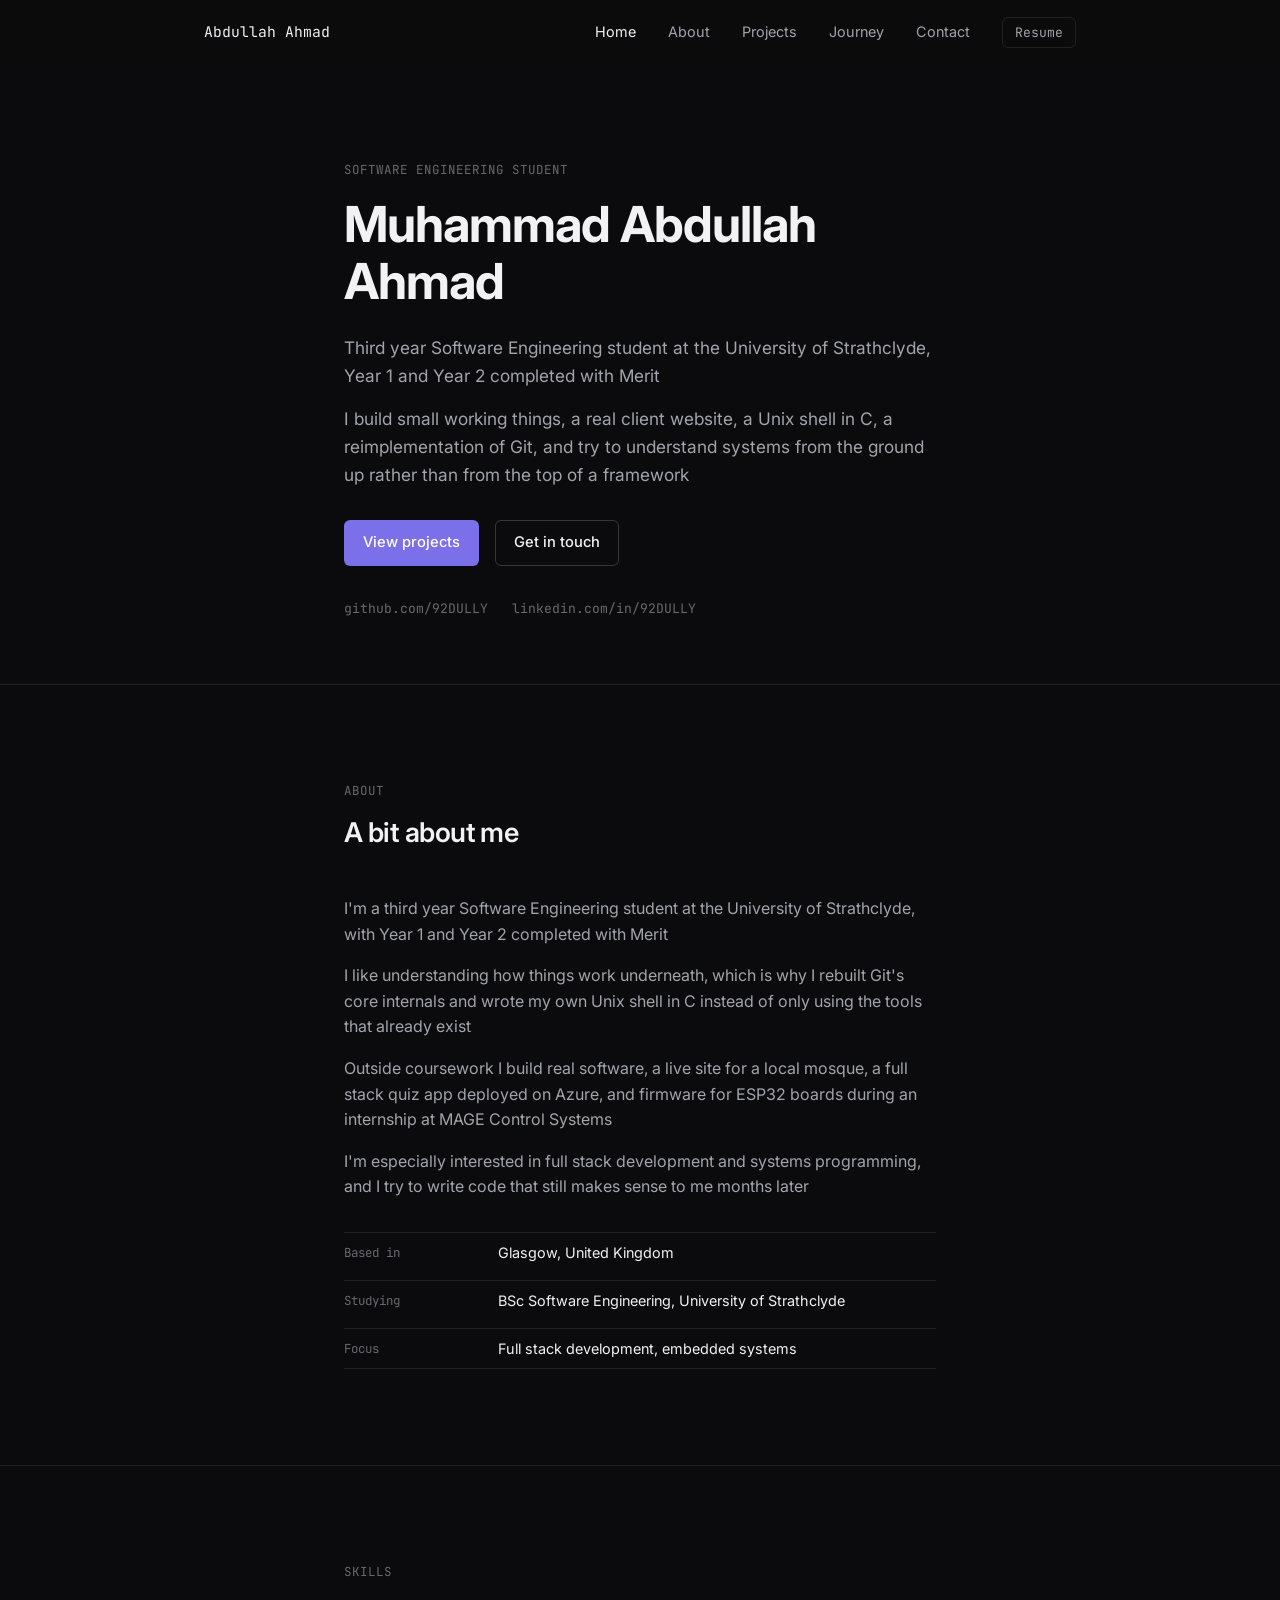
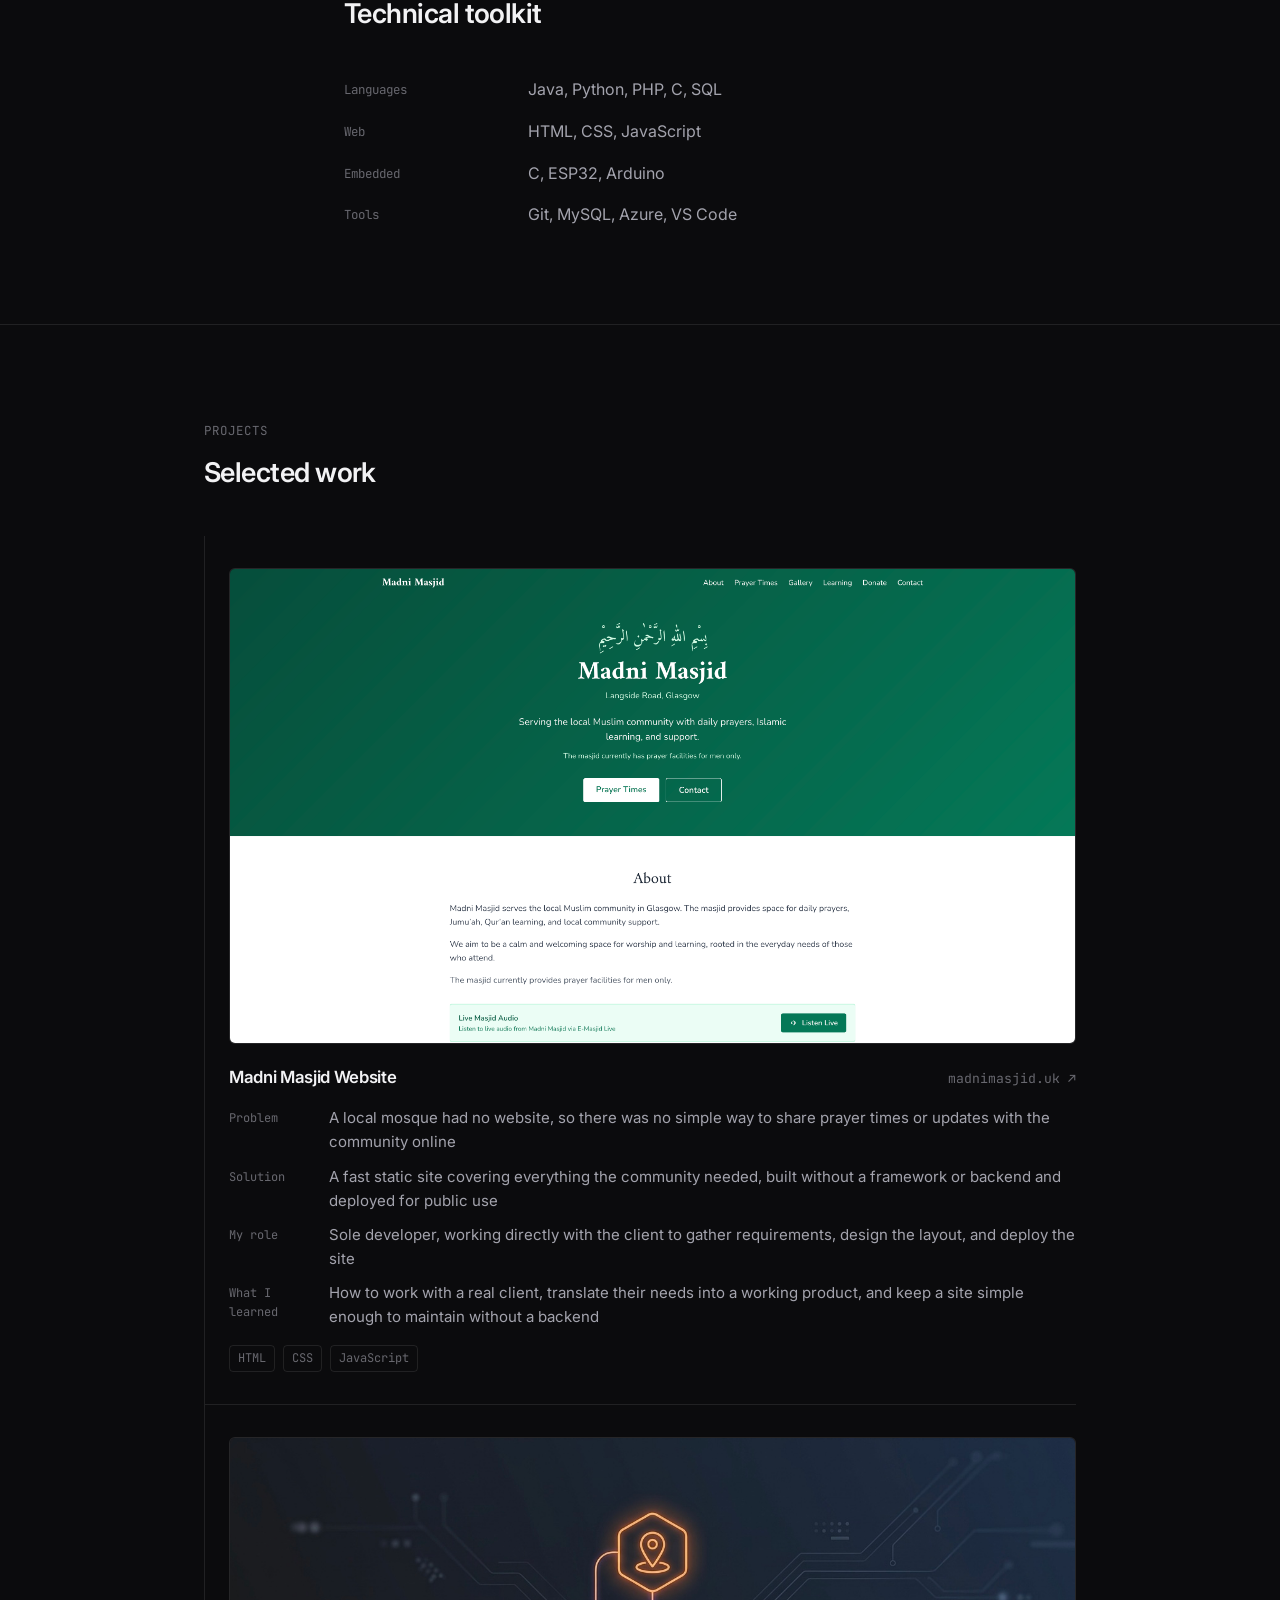
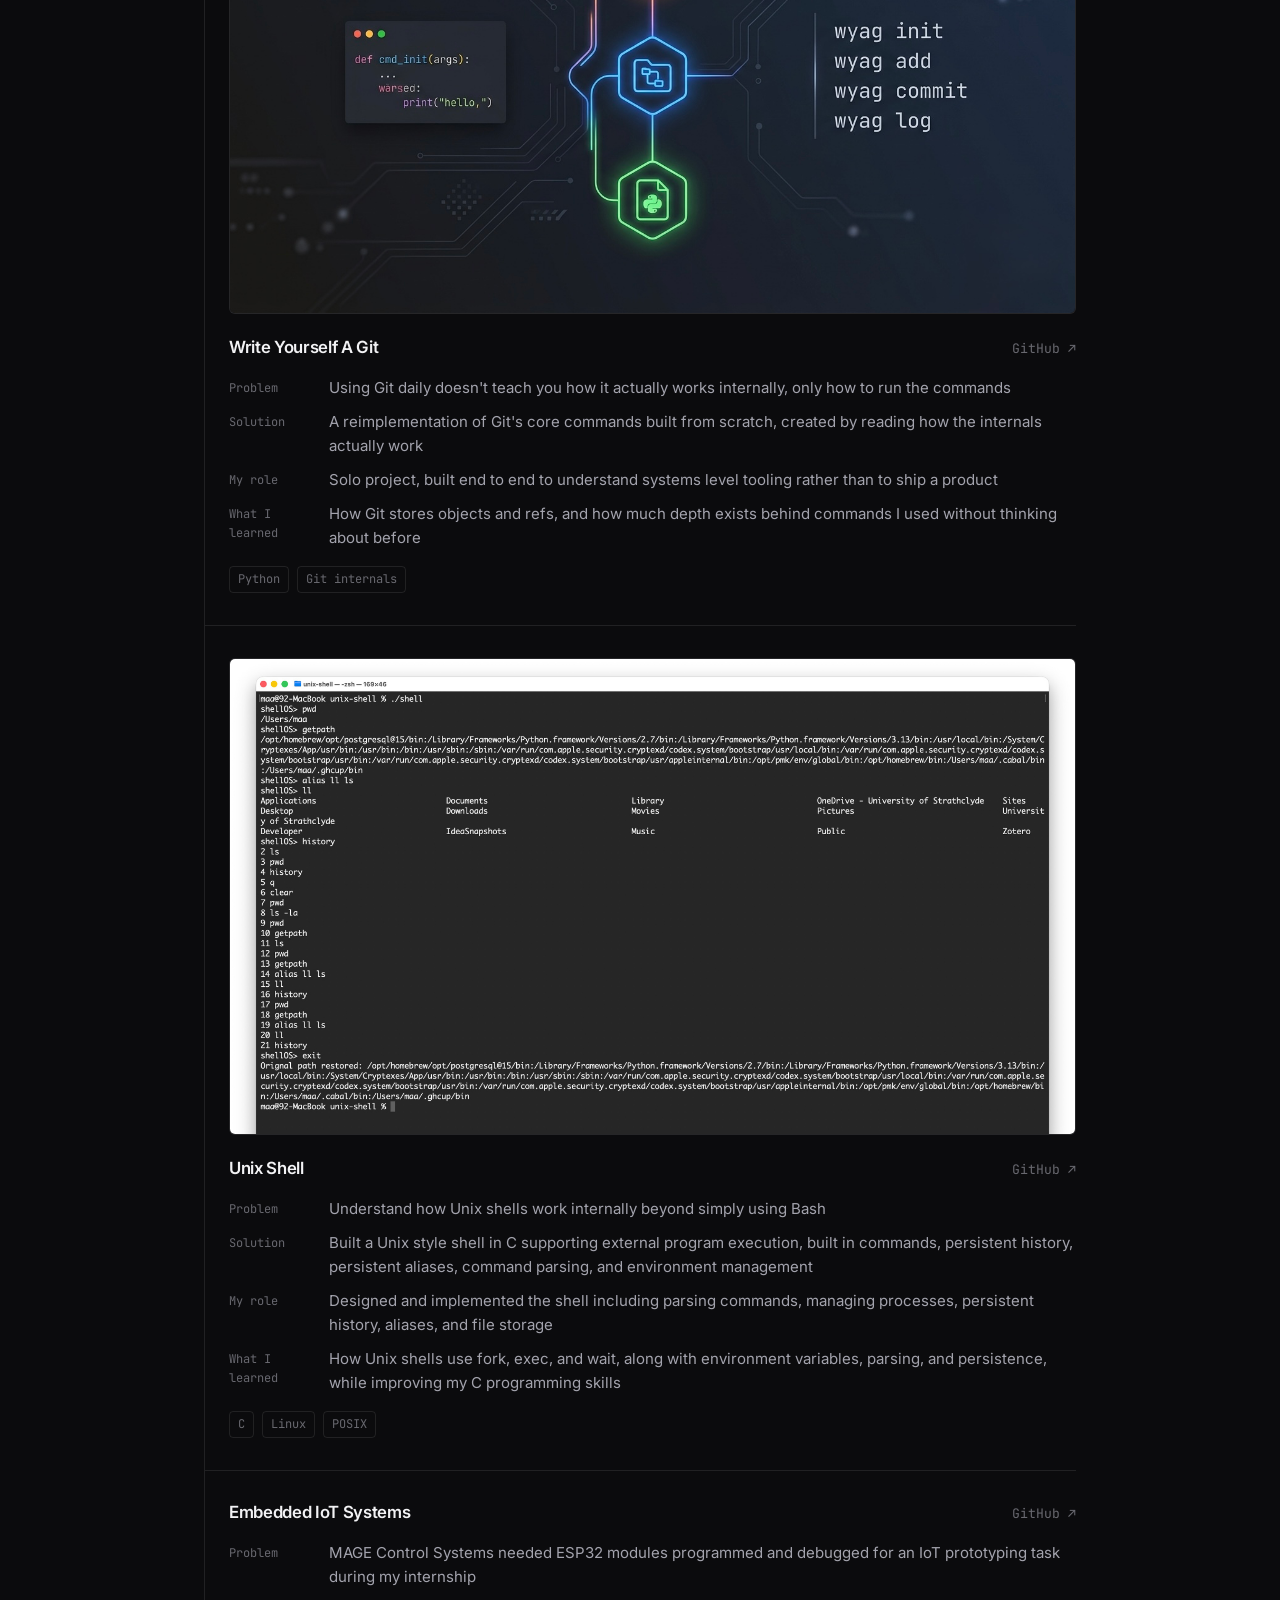
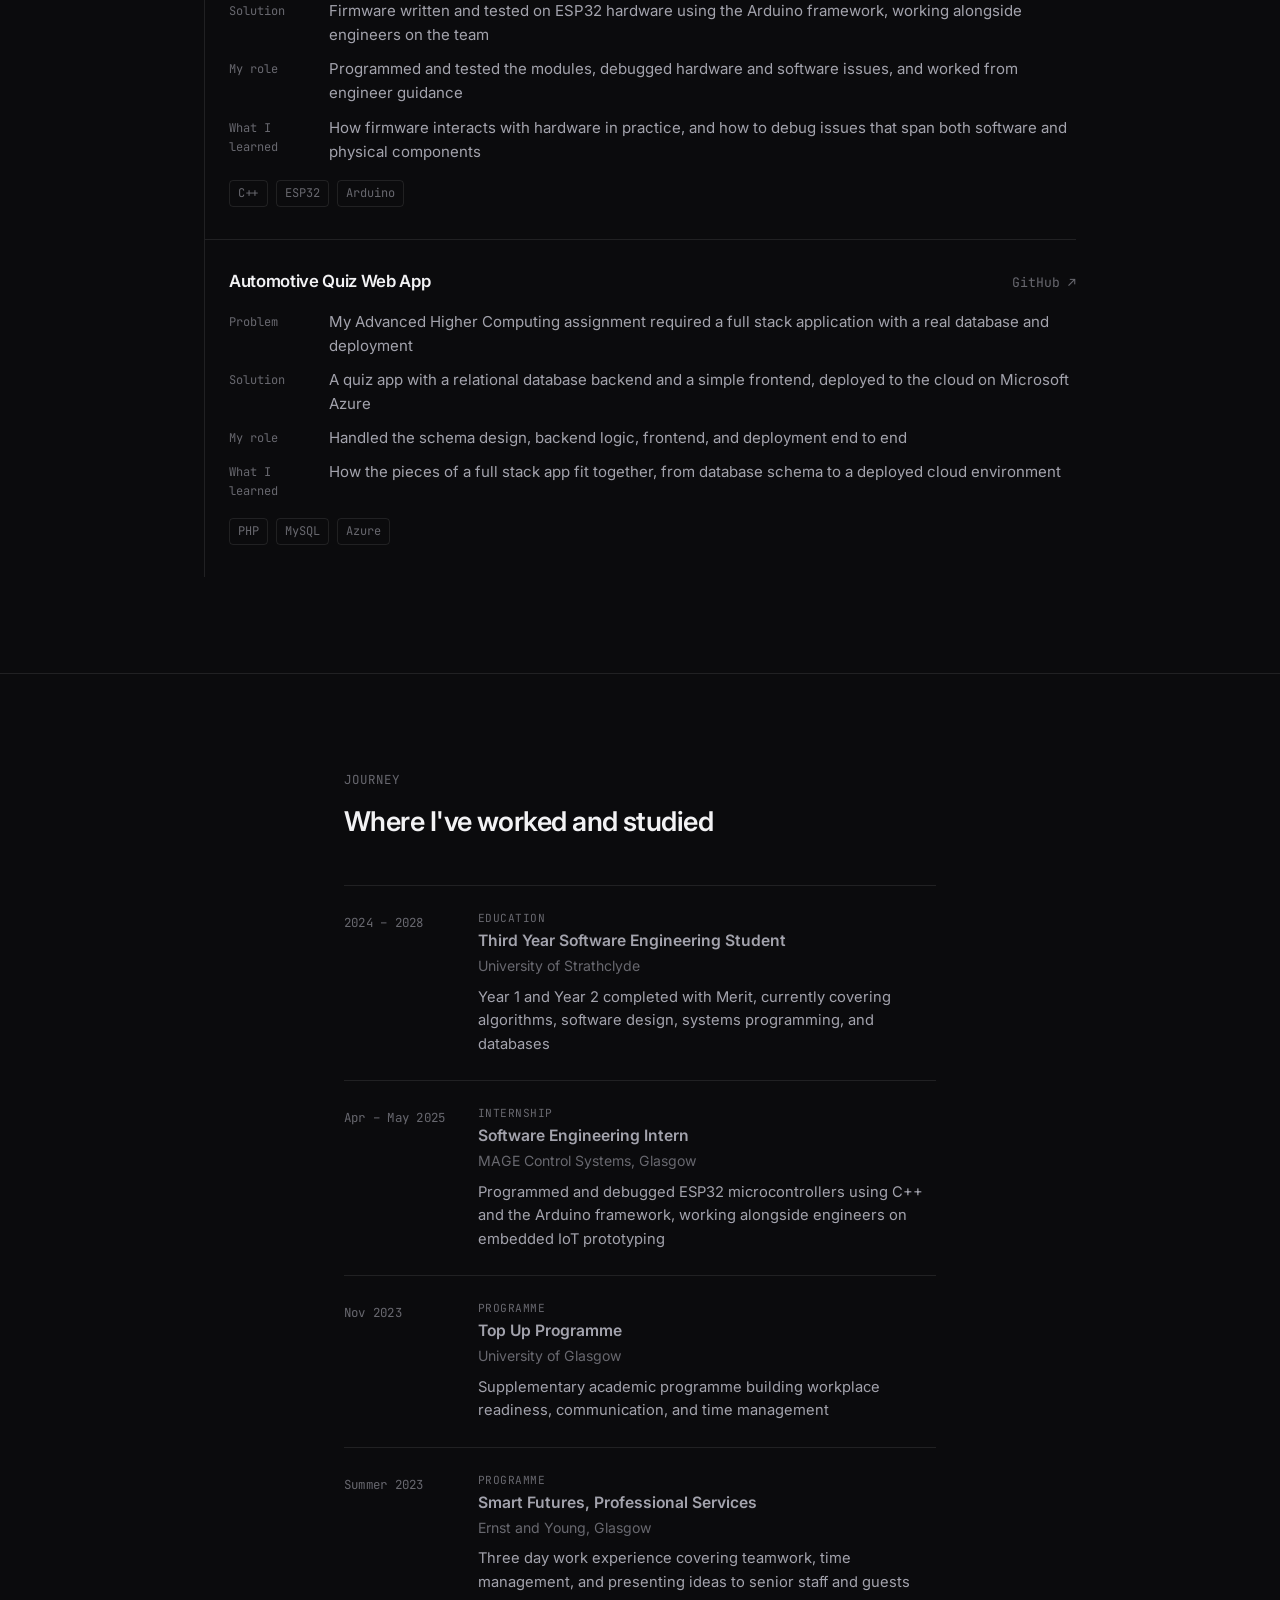
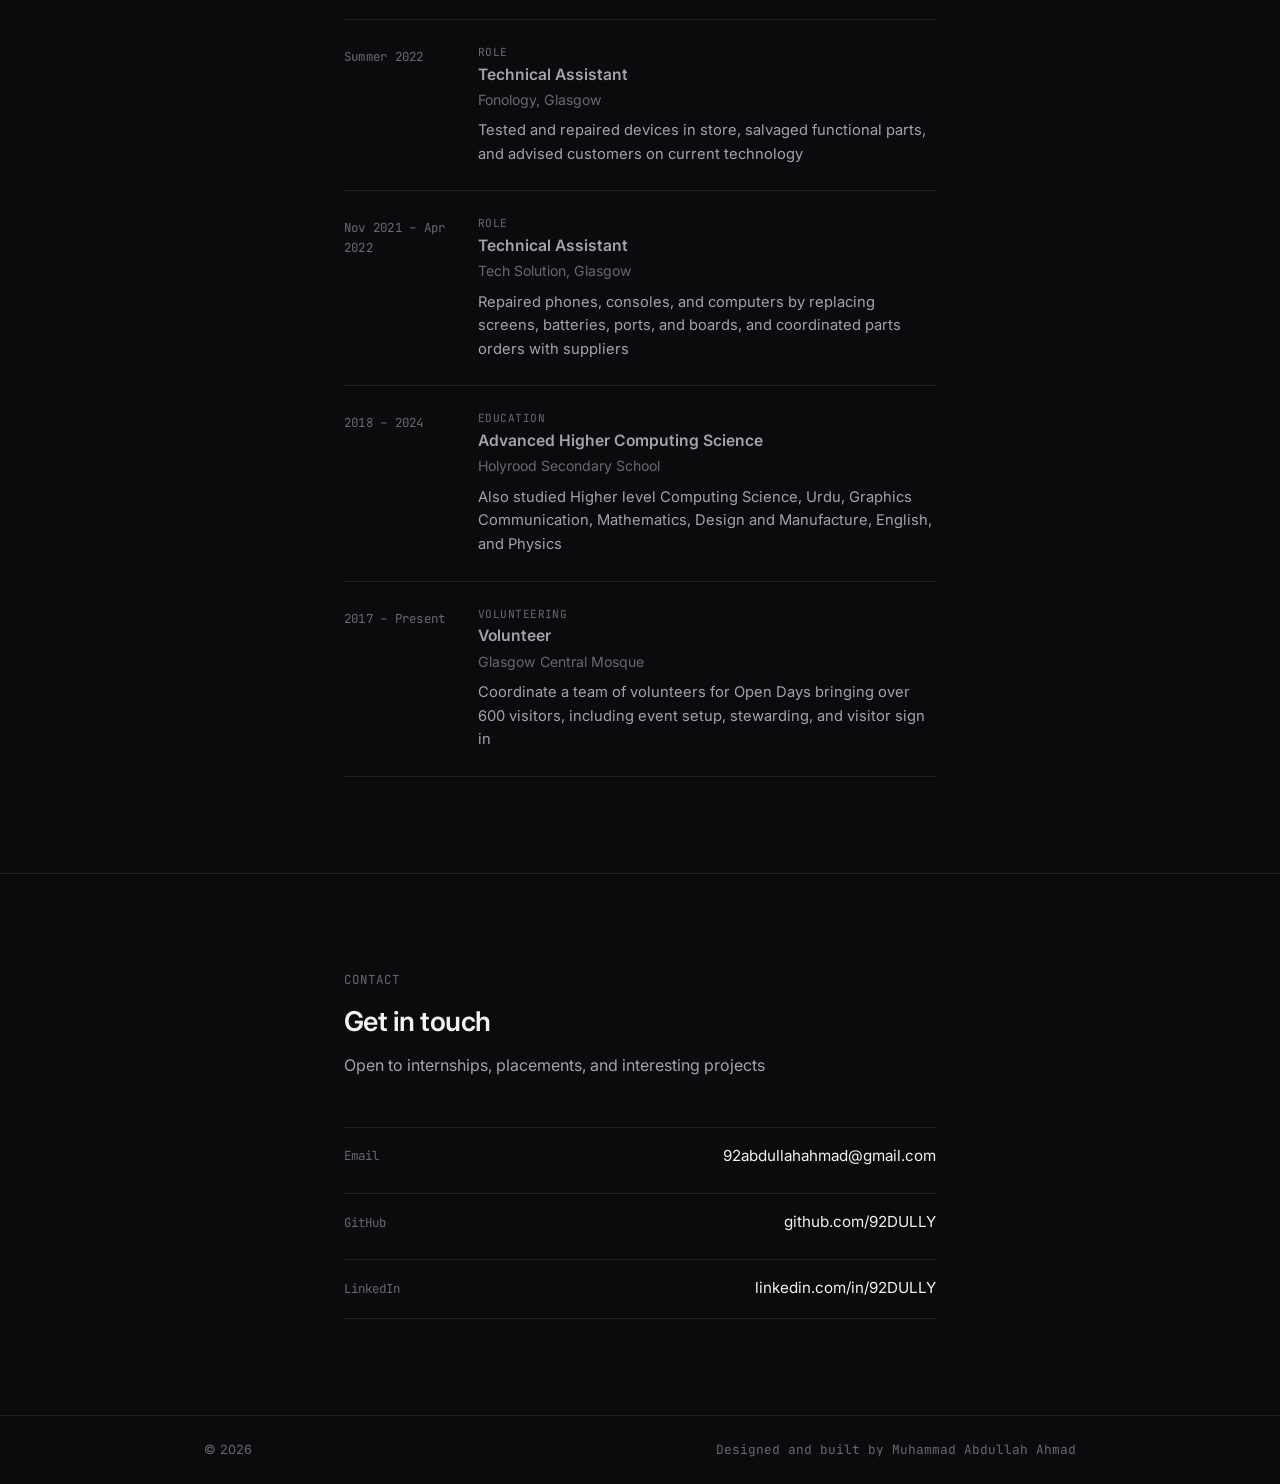
<file: index.html>
<!DOCTYPE html>
<html lang="en">
<head>
  <meta charset="UTF-8" />
  <meta name="viewport" content="width=device-width, initial-scale=1.0" />
  <meta name="description" content="Muhammad Abdullah Ahmad, Software Engineering student at the University of Strathclyde" />
  <meta name="author" content="Muhammad Abdullah Ahmad" />
  <title>Muhammad Abdullah Ahmad, Software Engineering</title>

  <link rel="preconnect" href="https://fonts.googleapis.com" />
  <link rel="preconnect" href="https://fonts.gstatic.com" crossorigin />
  <link href="https://fonts.googleapis.com/css2?family=Inter:wght@400;500;600;700&family=JetBrains+Mono:wght@400;500&display=swap" rel="stylesheet" />

  <link rel="stylesheet" href="style.css" />
</head>
<body>

  <!-- ===================== NAVBAR ===================== -->
  <header class="navbar" id="navbar">
    <div class="nav-inner">
      <a href="#home" class="nav-brand">Abdullah Ahmad</a>

      <nav aria-label="Main navigation">
        <ul class="nav-links" id="navLinks" role="list">
          <li><a href="#home"       class="nav-link" data-section="home">Home</a></li>
          <li><a href="#about"      class="nav-link" data-section="about">About</a></li>
          <li><a href="#projects"   class="nav-link" data-section="projects">Projects</a></li>
          <li><a href="#journey"    class="nav-link" data-section="journey">Journey</a></li>
          <li><a href="#contact"    class="nav-link" data-section="contact">Contact</a></li>
          <li><a href="cv.pdf" class="nav-cv" download>Resume</a></li>
        </ul>
      </nav>

      <button class="hamburger" id="hamburger" aria-label="Toggle navigation menu" aria-expanded="false" aria-controls="navLinks">
        <span class="ham-bar"></span>
        <span class="ham-bar"></span>
        <span class="ham-bar"></span>
      </button>
    </div>
  </header>

  <main>

    <!-- ===================== HERO ===================== -->
    <section class="hero" id="home" aria-label="Introduction">
      <div class="container-text hero-text">
        <span class="eyebrow">Software Engineering Student</span>
        <h1>Muhammad Abdullah Ahmad</h1>
        <p class="hero-lede">
          Third year Software Engineering student at the University of Strathclyde,
          Year 1 and Year 2 completed with Merit
        </p>
        <p class="hero-lede hero-lede-secondary">
          I build small working things, a real client website, a Unix shell in C,
          a reimplementation of Git, and try to understand systems from the ground up
          rather than from the top of a framework
        </p>
        <div class="hero-actions">
          <a href="#projects" class="btn btn-primary">View projects</a>
          <a href="#contact" class="btn btn-outline">Get in touch</a>
        </div>
        <div class="hero-links">
          <a href="https://github.com/92DULLY" target="_blank" rel="noopener noreferrer">github.com/92DULLY</a>
          <a href="https://www.linkedin.com/in/92DULLY" target="_blank" rel="noopener noreferrer">linkedin.com/in/92DULLY</a>
        </div>
      </div>
    </section>

    <!-- ===================== ABOUT ===================== -->
    <section class="section" id="about" aria-labelledby="about-heading">
      <div class="container-text">
        <div class="section-head">
          <span class="eyebrow">About</span>
          <h2 id="about-heading">A bit about me</h2>
        </div>

        <div class="about-body">
          <p>
            I'm a third year Software Engineering student at the University of Strathclyde,
            with Year 1 and Year 2 completed with Merit
          </p>
          <p>
            I like understanding how things work underneath, which is why I rebuilt Git's
            core internals and wrote my own Unix shell in C instead of only using the tools
            that already exist
          </p>
          <p>
            Outside coursework I build real software, a live site for a local mosque,
            a full stack quiz app deployed on Azure, and firmware for ESP32 boards during
            an internship at MAGE Control Systems
          </p>
          <p>
            I'm especially interested in full stack development and systems programming,
            and I try to write code that still makes sense to me months later
          </p>
        </div>

        <dl class="about-meta">
          <div class="about-meta-row">
            <dt class="about-meta-label">Based in</dt>
            <dd class="about-meta-value">Glasgow, United Kingdom</dd>
          </div>
          <div class="about-meta-row">
            <dt class="about-meta-label">Studying</dt>
            <dd class="about-meta-value">BSc Software Engineering, University of Strathclyde</dd>
          </div>
          <div class="about-meta-row">
            <dt class="about-meta-label">Focus</dt>
            <dd class="about-meta-value">Full stack development, embedded systems</dd>
          </div>
        </dl>
      </div>
    </section>

    <!-- ===================== SKILLS ===================== -->
    <section class="section" id="skills" aria-labelledby="skills-heading">
      <div class="container-text">
        <div class="section-head">
          <span class="eyebrow">Skills</span>
          <h2 id="skills-heading">Technical toolkit</h2>
        </div>

        <dl class="skills-list">
          <dt>Languages</dt>
          <dd>Java, Python, PHP, C, SQL</dd>

          <dt>Web</dt>
          <dd>HTML, CSS, JavaScript</dd>

          <dt>Embedded</dt>
          <dd>C, ESP32, Arduino</dd>

          <dt>Tools</dt>
          <dd>Git, MySQL, Azure, VS Code</dd>
        </dl>
      </div>
    </section>

    <!-- ===================== PROJECTS ===================== -->
    <section class="section" id="projects" aria-labelledby="projects-heading">
      <div class="container">
        <div class="section-head">
          <span class="eyebrow">Projects</span>
          <h2 id="projects-heading">Selected work</h2>
        </div>

        <div class="projects-list">

          <!-- Madni Masjid -->
          <article class="project" aria-label="Madni Masjid Website">
            <figure class="project-media">
              <img src="images/madni-masjid.png" alt="Madni Masjid Website screenshot placeholder" loading="lazy" />
            </figure>
            <div class="project-top">
              <h3 class="project-title">Madni Masjid Website</h3>
              <a href="https://madnimasjid.uk" target="_blank" rel="noopener noreferrer" class="project-link">madnimasjid.uk ↗</a>
            </div>
            <div class="project-rows">
              <div class="project-row">
                <span class="project-row-label">Problem</span>
                <span class="project-row-value">A local mosque had no website, so there was no simple way to share prayer times or updates with the community online</span>
              </div>
              <div class="project-row">
                <span class="project-row-label">Solution</span>
                <span class="project-row-value">A fast static site covering everything the community needed, built without a framework or backend and deployed for public use</span>
              </div>
              <div class="project-row">
                <span class="project-row-label">My role</span>
                <span class="project-row-value">Sole developer, working directly with the client to gather requirements, design the layout, and deploy the site</span>
              </div>
              <div class="project-row">
                <span class="project-row-label">What I learned</span>
                <span class="project-row-value">How to work with a real client, translate their needs into a working product, and keep a site simple enough to maintain without a backend</span>
              </div>
            </div>
            <ul class="tech-list" role="list">
              <li class="tech-tag">HTML</li>
              <li class="tech-tag">CSS</li>
              <li class="tech-tag">JavaScript</li>
            </ul>
          </article>

          <!-- Write Yourself A Git -->
          <article class="project" aria-label="Write Yourself A Git project">
            <figure class="project-media">
              <img src="images/wyag.jpg" alt="Write Yourself A Git screenshot placeholder" loading="lazy" />
            </figure>
            <div class="project-top">
              <h3 class="project-title">Write Yourself A Git</h3>
              <a href="https://github.com/92dully/wyag" target="_blank" rel="noopener noreferrer" class="project-link">GitHub ↗</a>
            </div>
            <div class="project-rows">
              <div class="project-row">
                <span class="project-row-label">Problem</span>
                <span class="project-row-value">Using Git daily doesn't teach you how it actually works internally, only how to run the commands</span>
              </div>
              <div class="project-row">
                <span class="project-row-label">Solution</span>
                <span class="project-row-value">A reimplementation of Git's core commands built from scratch, created by reading how the internals actually work</span>
              </div>
              <div class="project-row">
                <span class="project-row-label">My role</span>
                <span class="project-row-value">Solo project, built end to end to understand systems level tooling rather than to ship a product</span>
              </div>
              <div class="project-row">
                <span class="project-row-label">What I learned</span>
                <span class="project-row-value">How Git stores objects and refs, and how much depth exists behind commands I used without thinking about before</span>
              </div>
            </div>
            <ul class="tech-list" role="list">
              <li class="tech-tag">Python</li>
              <li class="tech-tag">Git internals</li>
            </ul>
          </article>

          <!-- Unix Shell -->
          <article class="project" aria-label="Unix Shell project">
            <figure class="project-media">
              <img src="images/unix-shell.png" alt="Unix Shell screenshot placeholder" loading="lazy" />
            </figure>
            <div class="project-top">
              <h3 class="project-title">Unix Shell</h3>
              <a href="https://github.com/92dully" target="_blank" rel="noopener noreferrer" class="project-link">GitHub ↗</a>
            </div>
            <div class="project-rows">
              <div class="project-row">
                <span class="project-row-label">Problem</span>
                <span class="project-row-value">Understand how Unix shells work internally beyond simply using Bash</span>
              </div>
              <div class="project-row">
                <span class="project-row-label">Solution</span>
                <span class="project-row-value">Built a Unix style shell in C supporting external program execution, built in commands, persistent history, persistent aliases, command parsing, and environment management</span>
              </div>
              <div class="project-row">
                <span class="project-row-label">My role</span>
                <span class="project-row-value">Designed and implemented the shell including parsing commands, managing processes, persistent history, aliases, and file storage</span>
              </div>
              <div class="project-row">
                <span class="project-row-label">What I learned</span>
                <span class="project-row-value">How Unix shells use fork, exec, and wait, along with environment variables, parsing, and persistence, while improving my C programming skills</span>
              </div>
            </div>
            <ul class="tech-list" role="list">
              <li class="tech-tag">C</li>
              <li class="tech-tag">Linux</li>
              <li class="tech-tag">POSIX</li>
            </ul>
          </article>

          <!-- Embedded IoT -->
          <article class="project" aria-label="Embedded IoT Systems project">
            <!-- <figure class="project-media">
              <img src="images/embedded-iot.png" alt="Embedded IoT Systems screenshot placeholder" loading="lazy" />
            </figure> -->
            <div class="project-top">
              <h3 class="project-title">Embedded IoT Systems</h3>
              <a href="https://github.com/92dully/mage-embedded" target="_blank" rel="noopener noreferrer" class="project-link">GitHub ↗</a>
            </div>
            <div class="project-rows">
              <div class="project-row">
                <span class="project-row-label">Problem</span>
                <span class="project-row-value">MAGE Control Systems needed ESP32 modules programmed and debugged for an IoT prototyping task during my internship</span>
              </div>
              <div class="project-row">
                <span class="project-row-label">Solution</span>
                <span class="project-row-value">Firmware written and tested on ESP32 hardware using the Arduino framework, working alongside engineers on the team</span>
              </div>
              <div class="project-row">
                <span class="project-row-label">My role</span>
                <span class="project-row-value">Programmed and tested the modules, debugged hardware and software issues, and worked from engineer guidance</span>
              </div>
              <div class="project-row">
                <span class="project-row-label">What I learned</span>
                <span class="project-row-value">How firmware interacts with hardware in practice, and how to debug issues that span both software and physical components</span>
              </div>
            </div>
            <ul class="tech-list" role="list">
              <li class="tech-tag">C++</li>
              <li class="tech-tag">ESP32</li>
              <li class="tech-tag">Arduino</li>
            </ul>
          </article>

          <!-- Automotive Quiz -->
          <article class="project" aria-label="Automotive Quiz Web App project">
            <!-- <figure class="project-media">
              <img src="images/automotive-quiz.png" alt="Automotive Quiz Web App screenshot placeholder" loading="lazy" />
            </figure> -->
            <div class="project-top">
              <h3 class="project-title">Automotive Quiz Web App</h3>
              <a href="https://github.com/92dully/AH-CS-Assignment" target="_blank" rel="noopener noreferrer" class="project-link">GitHub ↗</a>
            </div>
            <div class="project-rows">
              <div class="project-row">
                <span class="project-row-label">Problem</span>
                <span class="project-row-value">My Advanced Higher Computing assignment required a full stack application with a real database and deployment</span>
              </div>
              <div class="project-row">
                <span class="project-row-label">Solution</span>
                <span class="project-row-value">A quiz app with a relational database backend and a simple frontend, deployed to the cloud on Microsoft Azure</span>
              </div>
              <div class="project-row">
                <span class="project-row-label">My role</span>
                <span class="project-row-value">Handled the schema design, backend logic, frontend, and deployment end to end</span>
              </div>
              <div class="project-row">
                <span class="project-row-label">What I learned</span>
                <span class="project-row-value">How the pieces of a full stack app fit together, from database schema to a deployed cloud environment</span>
              </div>
            </div>
            <ul class="tech-list" role="list">
              <li class="tech-tag">PHP</li>
              <li class="tech-tag">MySQL</li>
              <li class="tech-tag">Azure</li>
            </ul>
          </article>

        </div>
      </div>
    </section>

    <!-- ===================== JOURNEY ===================== -->
    <section class="section" id="journey" aria-labelledby="journey-heading">
      <div class="container-text">
        <div class="section-head">
          <span class="eyebrow">Journey</span>
          <h2 id="journey-heading">Where I've worked and studied</h2>
        </div>

        <div class="timeline">

          <div class="tl-row">
            <span class="tl-date mono">2024 – 2028</span>
            <div>
              <p class="tl-kind">Education</p>
              <p class="tl-role">Third Year Software Engineering Student</p>
              <p class="tl-org">University of Strathclyde</p>
              <p class="tl-desc">Year 1 and Year 2 completed with Merit, currently covering algorithms, software design, systems programming, and databases</p>
            </div>
          </div>

          <div class="tl-row">
            <span class="tl-date mono">Apr – May 2025</span>
            <div>
              <p class="tl-kind">Internship</p>
              <p class="tl-role">Software Engineering Intern</p>
              <p class="tl-org">MAGE Control Systems, Glasgow</p>
              <p class="tl-desc">Programmed and debugged ESP32 microcontrollers using C++ and the Arduino framework, working alongside engineers on embedded IoT prototyping</p>
            </div>
          </div>

          <div class="tl-row">
            <span class="tl-date mono">Nov 2023</span>
            <div>
              <p class="tl-kind">Programme</p>
              <p class="tl-role">Top Up Programme</p>
              <p class="tl-org">University of Glasgow</p>
              <p class="tl-desc">Supplementary academic programme building workplace readiness, communication, and time management</p>
            </div>
          </div>

          <div class="tl-row">
            <span class="tl-date mono">Summer 2023</span>
            <div>
              <p class="tl-kind">Programme</p>
              <p class="tl-role">Smart Futures, Professional Services</p>
              <p class="tl-org">Ernst and Young, Glasgow</p>
              <p class="tl-desc">Three day work experience covering teamwork, time management, and presenting ideas to senior staff and guests</p>
            </div>
          </div>

          <div class="tl-row">
            <span class="tl-date mono">Summer 2022</span>
            <div>
              <p class="tl-kind">Role</p>
              <p class="tl-role">Technical Assistant</p>
              <p class="tl-org">Fonology, Glasgow</p>
              <p class="tl-desc">Tested and repaired devices in store, salvaged functional parts, and advised customers on current technology</p>
            </div>
          </div>

          <div class="tl-row">
            <span class="tl-date mono">Nov 2021 – Apr 2022</span>
            <div>
              <p class="tl-kind">Role</p>
              <p class="tl-role">Technical Assistant</p>
              <p class="tl-org">Tech Solution, Glasgow</p>
              <p class="tl-desc">Repaired phones, consoles, and computers by replacing screens, batteries, ports, and boards, and coordinated parts orders with suppliers</p>
            </div>
          </div>

          <div class="tl-row">
            <span class="tl-date mono">2018 – 2024</span>
            <div>
              <p class="tl-kind">Education</p>
              <p class="tl-role">Advanced Higher Computing Science</p>
              <p class="tl-org">Holyrood Secondary School</p>
              <p class="tl-desc">Also studied Higher level Computing Science, Urdu, Graphics Communication, Mathematics, Design and Manufacture, English, and Physics</p>
            </div>
          </div>

          <div class="tl-row">
            <span class="tl-date mono">2017 – Present</span>
            <div>
              <p class="tl-kind">Volunteering</p>
              <p class="tl-role">Volunteer</p>
              <p class="tl-org">Glasgow Central Mosque</p>
              <p class="tl-desc">Coordinate a team of volunteers for Open Days bringing over 600 visitors, including event setup, stewarding, and visitor sign in</p>
            </div>
          </div>

        </div>
      </div>
    </section>

    <!-- ===================== CONTACT ===================== -->
    <section class="section" id="contact" aria-labelledby="contact-heading">
      <div class="container-text">
        <div class="section-head">
          <span class="eyebrow">Contact</span>
          <h2 id="contact-heading">Get in touch</h2>
          <p>Open to internships, placements, and interesting projects</p>
        </div>

        <address class="contact-list">
          <div class="contact-row">
            <span class="contact-label">Email</span>
            <a href="mailto:92abdullahahmad@gmail.com" class="contact-value">92abdullahahmad@gmail.com</a>
          </div>
          <div class="contact-row">
            <span class="contact-label">GitHub</span>
            <a href="https://github.com/92DULLY" target="_blank" rel="noopener noreferrer" class="contact-value">github.com/92DULLY</a>
          </div>
          <div class="contact-row">
            <span class="contact-label">LinkedIn</span>
            <a href="https://www.linkedin.com/in/92DULLY" target="_blank" rel="noopener noreferrer" class="contact-value">linkedin.com/in/92DULLY</a>
          </div>
        </address>
      </div>
    </section>

  </main>

  <!-- ===================== FOOTER ===================== -->
  <footer class="footer">
    <div class="container footer-inner">
      <p class="footer-copy">© 2026</p>
      <p class="footer-stack">Designed and built by Muhammad Abdullah Ahmad</p>
    </div>
  </footer>

  <script src="script.js"></script>
</body>
</html>
</file>
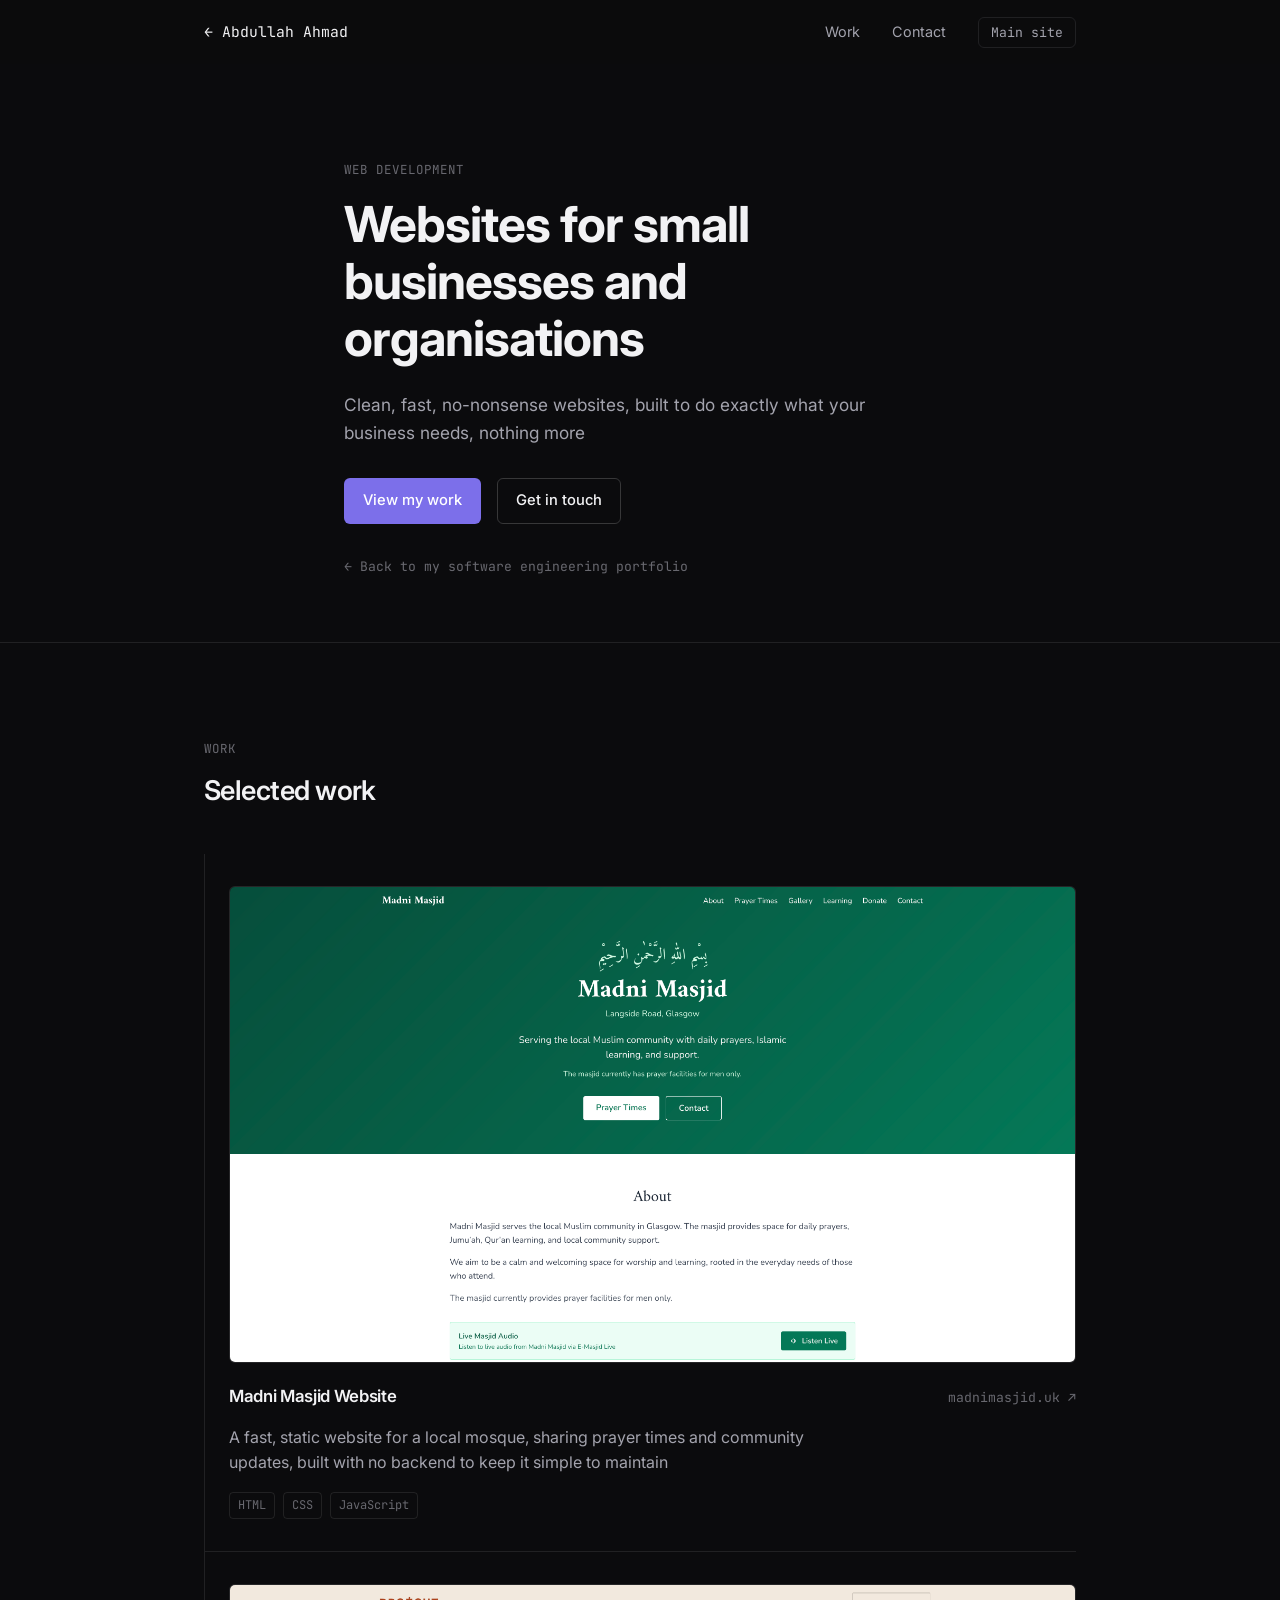
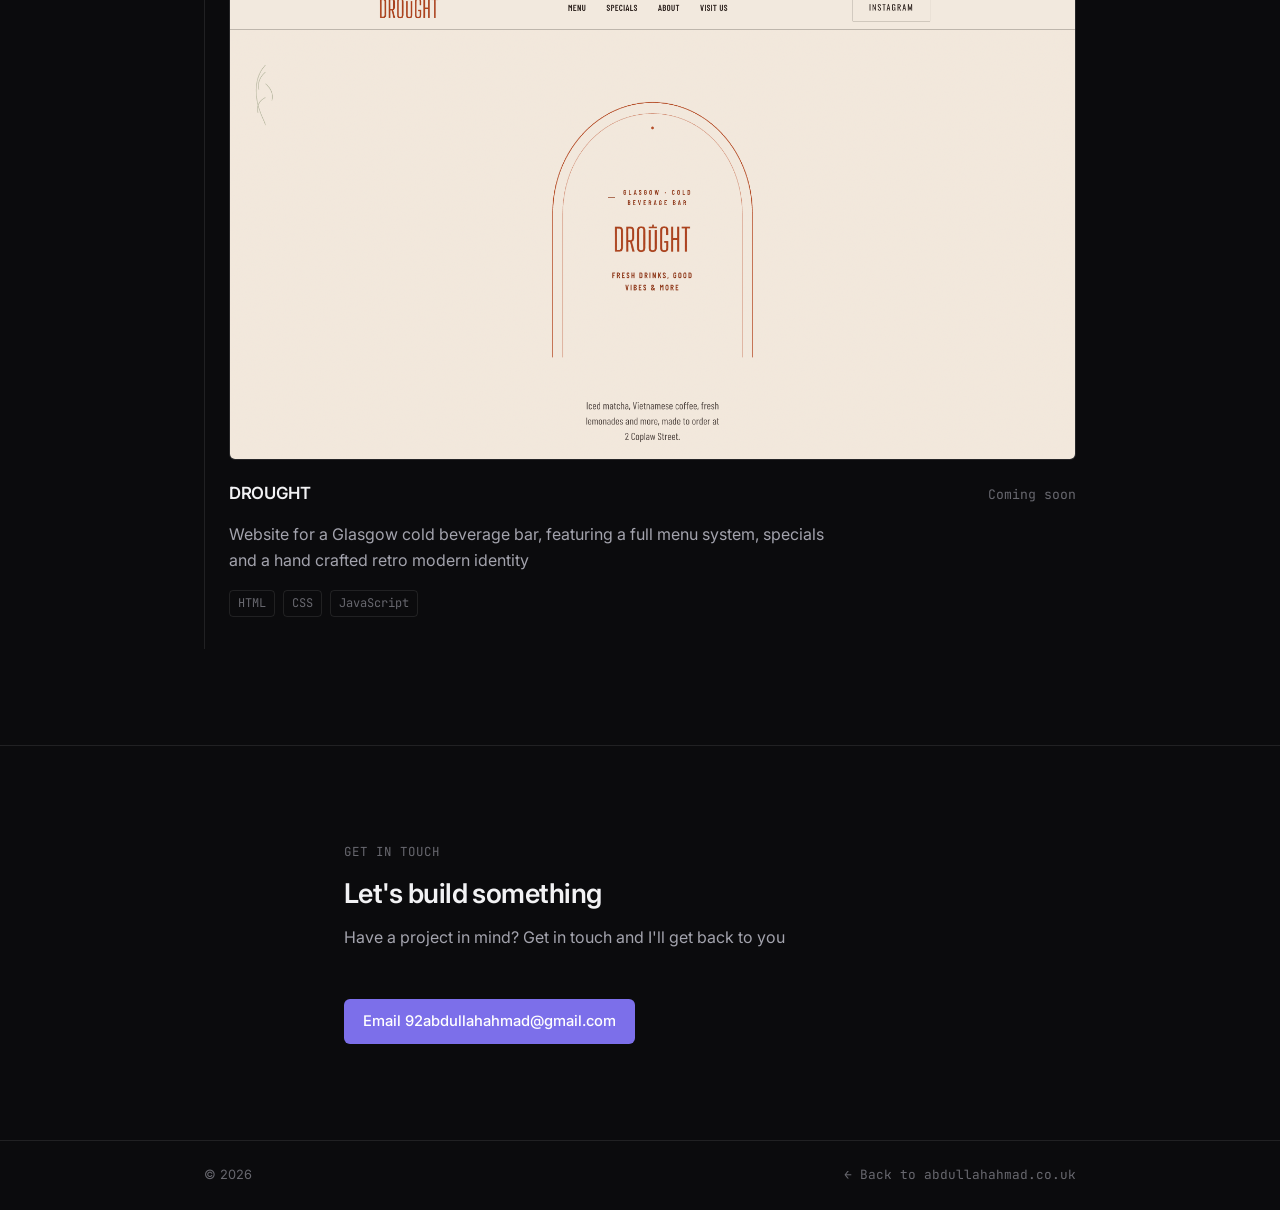
<file: web/index.html>
<!DOCTYPE html>
<html lang="en">
<head>
  <meta charset="UTF-8" />
  <meta name="viewport" content="width=device-width, initial-scale=1.0" />
  <meta name="description" content="Web development services from Abdullah Ahmad — clean, fast, no-nonsense websites for small businesses and organisations" />
  <meta name="author" content="Muhammad Abdullah Ahmad" />
  <title>Web Development — Abdullah Ahmad</title>

  <link rel="preconnect" href="https://fonts.googleapis.com" />
  <link rel="preconnect" href="https://fonts.gstatic.com" crossorigin />
  <link href="https://fonts.googleapis.com/css2?family=Inter:wght@400;500;600;700&family=JetBrains+Mono:wght@400;500&display=swap" rel="stylesheet" />

  <link rel="stylesheet" href="/style.css" />
</head>
<body>

  <!-- ===================== NAVBAR ===================== -->
  <header class="navbar" id="navbar">
    <div class="nav-inner">
      <a href="/" class="nav-brand">&larr; Abdullah Ahmad</a>

      <nav aria-label="Main navigation">
        <ul class="nav-links" id="navLinks" role="list">
          <li><a href="#work"    class="nav-link" data-section="work">Work</a></li>
          <li><a href="#contact" class="nav-link" data-section="contact">Contact</a></li>
          <li><a href="/" class="nav-cv">Main site</a></li>
        </ul>
      </nav>

      <button class="hamburger" id="hamburger" aria-label="Toggle navigation menu" aria-expanded="false" aria-controls="navLinks">
        <span class="ham-bar"></span>
        <span class="ham-bar"></span>
        <span class="ham-bar"></span>
      </button>
    </div>
  </header>

  <main>

    <!-- ===================== HERO ===================== -->
    <section class="hero" id="home" aria-label="Introduction">
      <div class="container-text hero-text">
        <span class="eyebrow">Web Development</span>
        <h1>Websites for small businesses and organisations</h1>
        <p class="hero-lede">
          Clean, fast, no-nonsense websites, built to do exactly what your
          business needs, nothing more
        </p>
        <div class="hero-actions">
          <a href="#work" class="btn btn-primary">View my work</a>
          <a href="mailto:92abdullahahmad@gmail.com" class="btn btn-outline">Get in touch</a>
        </div>
        <div class="hero-links">
          <a href="/">&larr; Back to my software engineering portfolio</a>
        </div>
      </div>
    </section>

    <!-- ===================== WORK ===================== -->
    <section class="section" id="work" aria-labelledby="work-heading">
      <div class="container">
        <div class="section-head">
          <span class="eyebrow">Work</span>
          <h2 id="work-heading">Selected work</h2>
        </div>

        <div class="projects-list">

          <!-- Madni Masjid -->
          <article class="project" aria-label="Madni Masjid Website">
            <figure class="project-media">
              <img src="/images/madni-masjid.png" alt="Madni Masjid Website screenshot" loading="lazy" />
            </figure>
            <div class="project-top">
              <h3 class="project-title">Madni Masjid Website</h3>
              <a href="https://madnimasjid.uk" target="_blank" rel="noopener noreferrer" class="project-link">madnimasjid.uk &#8599;</a>
            </div>
            <p class="project-desc">
              A fast, static website for a local mosque, sharing prayer times and community updates, built with no backend to keep it simple to maintain
            </p>
            <ul class="tech-list" role="list">
              <li class="tech-tag">HTML</li>
              <li class="tech-tag">CSS</li>
              <li class="tech-tag">JavaScript</li>
            </ul>
          </article>

          <!-- DROUGHT -->
          <article class="project" aria-label="DROUGHT">
            <figure class="project-media">
              <img src="/images/drought.png" alt="DROUGHT website screenshot" loading="lazy" />
            </figure>
            <div class="project-top">
              <h3 class="project-title">DROUGHT</h3>
              <span class="project-link">Coming soon</span>
            </div>
            <p class="project-desc">
              Website for a Glasgow cold beverage bar, featuring a full menu system, specials and a hand crafted retro modern identity
            </p>
            <ul class="tech-list" role="list">
              <li class="tech-tag">HTML</li>
              <li class="tech-tag">CSS</li>
              <li class="tech-tag">JavaScript</li>
            </ul>
          </article>

        </div>
      </div>
    </section>

    <!-- ===================== CONTACT ===================== -->
    <section class="section" id="contact" aria-labelledby="contact-heading">
      <div class="container-text">
        <div class="section-head">
          <span class="eyebrow">Get in touch</span>
          <h2 id="contact-heading">Let's build something</h2>
          <p>Have a project in mind? Get in touch and I'll get back to you</p>
        </div>

        <div class="hero-actions">
          <a href="mailto:92abdullahahmad@gmail.com" class="btn btn-primary">Email 92abdullahahmad@gmail.com</a>
        </div>
      </div>
    </section>

  </main>

  <!-- ===================== FOOTER ===================== -->
  <footer class="footer">
    <div class="container footer-inner">
      <p class="footer-copy">© 2026</p>
      <p class="footer-stack"><a href="/">&larr; Back to abdullahahmad.co.uk</a></p>
    </div>
  </footer>

  <script src="/script.js"></script>
</body>
</html>
</file>
<file: style.css>
/* ================================================================
   Muhammad Abdullah Ahmad — Portfolio Stylesheet
   Minimal, typography-led, single accent colour.
   ================================================================ */

/* ----------------------------------------------------------------
   0. TOKENS — everything visual is controlled from here.
   ---------------------------------------------------------------- */
:root {
  /* Surfaces */
  --bg:            #0b0b0d;
  --border:        rgba(255, 255, 255, 0.09);
  --border-strong: rgba(255, 255, 255, 0.18);

  /* Text */
  --text:          #f2f2f4;
  --text-secondary:#a3a3ad;
  --text-tertiary: #68686f;

  /* Accent — a single, controlled indigo-purple. Used sparingly. */
  --accent:        #7c6fea;
  --accent-hover:  #6e60e0;
  --accent-soft:   rgba(124, 111, 234, 0.12);

  /* Type */
  --font:          'Inter', -apple-system, BlinkMacSystemFont, 'Segoe UI', sans-serif;
  --mono:          'JetBrains Mono', ui-monospace, monospace;

  /* Spacing scale (8px base) */
  --sp-1: 8px;
  --sp-2: 16px;
  --sp-3: 24px;
  --sp-4: 32px;
  --sp-5: 48px;
  --sp-6: 64px;
  --sp-7: 96px;

  /* Layout */
  --w-text:  640px;   /* prose column */
  --w-wide:  920px;   /* projects / timeline */
  --nav-h:   64px;

  --ease: 0.15s ease;
}

/* ----------------------------------------------------------------
   1. RESET
   ---------------------------------------------------------------- */
*, *::before, *::after { box-sizing: border-box; margin: 0; padding: 0; }

html {
  scroll-behavior: smooth;
  scroll-padding-top: calc(var(--nav-h) + 16px);
}

body {
  background: var(--bg);
  color: var(--text);
  font-family: var(--font);
  font-size: 16px;
  line-height: 1.6;
  -webkit-font-smoothing: antialiased;
}

img { max-width: 100%; display: block; }
a   { text-decoration: none; color: inherit; }
ul, ol { list-style: none; }
address { font-style: normal; }
button { font: inherit; cursor: pointer; }

a:focus-visible,
button:focus-visible,
input:focus-visible,
textarea:focus-visible {
  outline: 2px solid var(--accent);
  outline-offset: 2px;
}

::selection { background: var(--accent-soft); color: var(--text); }

@media (prefers-reduced-motion: reduce) {
  *, *::before, *::after {
    animation-duration: 0.001ms !important;
    transition-duration: 0.001ms !important;
    scroll-behavior: auto !important;
  }
}

/* ----------------------------------------------------------------
   2. TYPE SCALE
   ---------------------------------------------------------------- */
.mono {
  font-family: var(--mono);
  font-size: 0.8rem;
  letter-spacing: 0.02em;
}

.eyebrow {
  font-family: var(--mono);
  font-size: 0.78rem;
  color: var(--text-tertiary);
  text-transform: uppercase;
  letter-spacing: 0.08em;
  margin-bottom: var(--sp-2);
  display: block;
}

h1, h2, h3 { font-weight: 600; letter-spacing: -0.02em; line-height: 1.15; }

h1 { font-size: clamp(2.1rem, 4.4vw, 3.1rem); font-weight: 700; }
h2 { font-size: clamp(1.4rem, 2.6vw, 1.7rem); }
h3 { font-size: 1.05rem; font-weight: 600; }

p  { color: var(--text-secondary); }

/* ----------------------------------------------------------------
   3. LAYOUT PRIMITIVES
   ---------------------------------------------------------------- */
.container      { max-width: var(--w-wide); margin: 0 auto; padding: 0 var(--sp-3); }
.container-text { max-width: var(--w-text); margin: 0 auto; padding: 0 var(--sp-3); }

.section { padding: var(--sp-7) 0; border-top: 1px solid var(--border); }
.section:first-of-type { border-top: none; }

.section-head { margin-bottom: var(--sp-5); }
.section-head p { margin-top: var(--sp-2); max-width: 46ch; }

/* ----------------------------------------------------------------
   4. NAVBAR
   ---------------------------------------------------------------- */
.navbar {
  position: fixed;
  top: 0; left: 0; right: 0;
  height: var(--nav-h);
  z-index: 100;
  border-bottom: 1px solid transparent;
  background: rgba(11, 11, 13, 0.82);
  backdrop-filter: none;
  transition: border-color var(--ease);
}
.navbar.scrolled { border-bottom-color: var(--border); }

.nav-inner {
  max-width: var(--w-wide);
  margin: 0 auto;
  padding: 0 var(--sp-3);
  height: 100%;
  display: flex;
  align-items: center;
  justify-content: space-between;
}

.nav-brand {
  font-family: var(--mono);
  font-size: 0.92rem;
  color: var(--text);
}

.nav-links {
  display: flex;
  align-items: center;
  gap: var(--sp-4);
}

.nav-link {
  font-size: 0.9rem;
  color: var(--text-secondary);
  transition: color var(--ease);
}
.nav-link:hover,
.nav-link.active { color: var(--text); }

.nav-cv {
  font-family: var(--mono);
  font-size: 0.82rem;
  color: var(--text-secondary);
  border: 1px solid var(--border);
  padding: 6px 12px;
  border-radius: 6px;
  transition: border-color var(--ease), color var(--ease);
}
.nav-cv:hover { border-color: var(--border-strong); color: var(--text); }

.hamburger {
  display: none;
  flex-direction: column;
  gap: 5px;
  background: none;
  border: none;
  padding: 8px;
}
.ham-bar { width: 18px; height: 1.5px; background: var(--text); transition: transform var(--ease), opacity var(--ease); }
.hamburger[aria-expanded="true"] .ham-bar:nth-child(1) { transform: translateY(6.5px) rotate(45deg); }
.hamburger[aria-expanded="true"] .ham-bar:nth-child(2) { opacity: 0; }
.hamburger[aria-expanded="true"] .ham-bar:nth-child(3) { transform: translateY(-6.5px) rotate(-45deg); }

/* ----------------------------------------------------------------
   5. BUTTONS
   ---------------------------------------------------------------- */
.btn {
  display: inline-flex;
  align-items: center;
  gap: 8px;
  padding: 10px 18px;
  border-radius: 6px;
  font-size: 0.92rem;
  font-weight: 500;
  border: 1px solid transparent;
  transition: background var(--ease), border-color var(--ease), color var(--ease);
}

.btn-primary {
  background: var(--accent);
  color: #ffffff;
}
.btn-primary:hover { background: var(--accent-hover); }

.btn-outline {
  border-color: var(--border-strong);
  color: var(--text);
}
.btn-outline:hover { border-color: var(--accent); color: var(--accent); }

.hero-actions { display: flex; flex-wrap: wrap; gap: var(--sp-2); margin-top: var(--sp-4); }

/* ----------------------------------------------------------------
   6. HERO
   ---------------------------------------------------------------- */
.hero {
  padding: calc(var(--nav-h) + var(--sp-7)) 0 var(--sp-6);
}

.hero-text { max-width: var(--w-text); }

.hero p.hero-lede {
  font-size: 1.08rem;
  margin-top: var(--sp-3);
  max-width: 54ch;
}
.hero p.hero-lede-secondary {
  margin-top: var(--sp-2);
  color: var(--text-secondary);
}

.hero-links {
  display: flex;
  gap: var(--sp-3);
  margin-top: var(--sp-4);
}
.hero-links a {
  font-family: var(--mono);
  font-size: 0.82rem;
  color: var(--text-tertiary);
  border-bottom: 1px solid transparent;
  transition: color var(--ease), border-color var(--ease);
}
.hero-links a:hover { color: var(--text); border-color: var(--border-strong); }

/* ----------------------------------------------------------------
   7. ABOUT
   ---------------------------------------------------------------- */
.about-body p { margin-bottom: var(--sp-2); max-width: 62ch; }
.about-body p:last-child { margin-bottom: 0; }

.about-meta {
  margin-top: var(--sp-4);
  display: flex;
  flex-direction: column;
  gap: 8px;
}
.about-meta-row {
  display: flex;
  gap: var(--sp-3);
  padding: var(--sp-1) 0;
  border-top: 1px solid var(--border);
  font-size: 0.9rem;
}
.about-meta-row:last-child { border-bottom: 1px solid var(--border); }
.about-meta-label { color: var(--text-tertiary); width: 130px; flex-shrink: 0; font-family: var(--mono); font-size: 0.78rem; padding-top: 2px; }
.about-meta-value { color: var(--text); }

/* ----------------------------------------------------------------
   8. SKILLS
   ---------------------------------------------------------------- */
.skills-list {
  display: grid;
  grid-template-columns: 160px 1fr;
  row-gap: var(--sp-2);
  column-gap: var(--sp-3);
}
.skills-list dt {
  font-family: var(--mono);
  font-size: 0.78rem;
  color: var(--text-tertiary);
  padding-top: 3px;
}
.skills-list dd { color: var(--text-secondary); }

/* ----------------------------------------------------------------
   9. PROJECTS
   ---------------------------------------------------------------- */
.project {
  border-left: 1px solid var(--border);
  padding: var(--sp-4) 0 var(--sp-4) var(--sp-3);
  transition: border-color var(--ease);
}
.project:hover { border-left-color: var(--accent); }
.project + .project { border-top: 1px solid var(--border); }

.project-top {
  display: flex;
  align-items: baseline;
  justify-content: space-between;
  gap: var(--sp-2);
  flex-wrap: wrap;
  margin-bottom: var(--sp-2);
}

.project-title { display: flex; align-items: center; gap: 10px; }

.project-media {
  aspect-ratio: 16 / 9;
  border: 1px solid var(--border);
  border-radius: 6px;
  overflow: hidden;
  margin-bottom: var(--sp-3);
  background: #101013;
}
.project-media img {
  width: 100%;
  height: 100%;
  object-fit: cover;
  display: block;
}

.project-link {
  font-family: var(--mono);
  font-size: 0.82rem;
  color: var(--text-tertiary);
  white-space: nowrap;
  border-bottom: 1px solid transparent;
  transition: color var(--ease), border-color var(--ease);
}
.project-link:hover { color: var(--accent); border-color: var(--accent); }

.project-desc { margin-top: var(--sp-2); max-width: 60ch; }

.project-rows { display: flex; flex-direction: column; gap: 10px; margin-top: var(--sp-2); }
.project-row { display: flex; gap: var(--sp-2); font-size: 0.94rem; }
.project-row-label {
  font-family: var(--mono);
  font-size: 0.75rem;
  color: var(--text-tertiary);
  width: 84px;
  flex-shrink: 0;
  padding-top: 3px;
}
.project-row-value { color: var(--text-secondary); }

.tech-list {
  display: flex;
  flex-wrap: wrap;
  gap: 8px;
  margin-top: var(--sp-2);
}
.tech-tag {
  font-family: var(--mono);
  font-size: 0.75rem;
  color: var(--text-tertiary);
  border: 1px solid var(--border);
  padding: 3px 8px;
  border-radius: 4px;
}

/* ----------------------------------------------------------------
   10. EXPERIENCE / EDUCATION TIMELINE
   ---------------------------------------------------------------- */
.timeline { display: flex; flex-direction: column; }

.tl-row {
  display: grid;
  grid-template-columns: 110px 1fr;
  gap: var(--sp-3);
  padding: var(--sp-3) 0;
  border-top: 1px solid var(--border);
}
.timeline .tl-row:last-child { border-bottom: 1px solid var(--border); }

.tl-date {
  font-family: var(--mono);
  font-size: 0.78rem;
  color: var(--text-tertiary);
  padding-top: 3px;
}

.tl-role { font-weight: 600; font-size: 0.98rem; }
.tl-org  { color: var(--text-tertiary); font-size: 0.88rem; margin-top: 2px; }
.tl-desc { margin-top: var(--sp-1); font-size: 0.92rem; max-width: 62ch; }

.tl-kind {
  font-family: var(--mono);
  font-size: 0.7rem;
  color: var(--text-tertiary);
  text-transform: uppercase;
  letter-spacing: 0.04em;
}

/* ----------------------------------------------------------------
   11. CONTACT
   ---------------------------------------------------------------- */
.contact-list { display: flex; flex-direction: column; gap: var(--sp-1); margin-top: var(--sp-3); }
.contact-row {
  display: flex;
  align-items: center;
  justify-content: space-between;
  padding: var(--sp-2) 0;
  border-top: 1px solid var(--border);
}
.contact-list .contact-row:last-child { border-bottom: 1px solid var(--border); }

.contact-label {
  font-family: var(--mono);
  font-size: 0.78rem;
  color: var(--text-tertiary);
}
.contact-value {
  font-size: 0.95rem;
  color: var(--text);
  border-bottom: 1px solid transparent;
  transition: color var(--ease), border-color var(--ease);
}
.contact-value:hover { color: var(--accent); border-color: var(--accent); }

/* ----------------------------------------------------------------
   12. FOOTER
   ---------------------------------------------------------------- */
.footer {
  border-top: 1px solid var(--border);
  padding: var(--sp-3) 0;
}
.footer-inner {
  display: flex;
  justify-content: space-between;
  align-items: center;
  flex-wrap: wrap;
  gap: 8px;
}
.footer-copy,
.footer-stack {
  font-size: 0.8rem;
  color: var(--text-tertiary);
}
.footer-stack { font-family: var(--mono); }

/* ----------------------------------------------------------------
   13. PAGE-LOAD FADE (very light, once)
   ---------------------------------------------------------------- */
@media (prefers-reduced-motion: no-preference) {
  .hero-text > * { opacity: 0; animation: fadeUp 0.5s ease forwards; }
  .hero-text > *:nth-child(1) { animation-delay: 0.02s; }
  .hero-text > *:nth-child(2) { animation-delay: 0.08s; }
  .hero-text > *:nth-child(3) { animation-delay: 0.14s; }
  .hero-text > *:nth-child(4) { animation-delay: 0.2s; }
  .hero-text > *:nth-child(5) { animation-delay: 0.26s; }
  .hero-text > *:nth-child(6) { animation-delay: 0.32s; }
}
@keyframes fadeUp {
  from { opacity: 0; transform: translateY(6px); }
  to   { opacity: 1; transform: translateY(0); }
}

/* ----------------------------------------------------------------
   14. RESPONSIVE
   ---------------------------------------------------------------- */
@media (max-width: 760px) {
  :root { --sp-7: 64px; --sp-6: 48px; }

  .nav-links { display: none; }
  .hamburger { display: flex; }

  .nav-links.open {
    display: flex;
    position: fixed;
    top: var(--nav-h);
    left: 0; right: 0;
    flex-direction: column;
    align-items: flex-start;
    gap: 0;
    background: var(--bg);
    border-bottom: 1px solid var(--border);
    padding: var(--sp-2) var(--sp-3) var(--sp-3);
  }
  .nav-links.open .nav-link,
  .nav-links.open .nav-cv {
    width: 100%;
    padding: var(--sp-1) 0;
    border: none;
  }

  .tl-row { grid-template-columns: 1fr; gap: 4px; }
  .skills-list { grid-template-columns: 1fr; row-gap: var(--sp-1); }
  .skills-list dt { padding-top: 0; }
  .about-meta-row { flex-direction: column; gap: 2px; }
  .about-meta-label { width: auto; }
  .project-row { flex-direction: column; gap: 2px; }
  .project-row-label { width: auto; }
}
</file>
